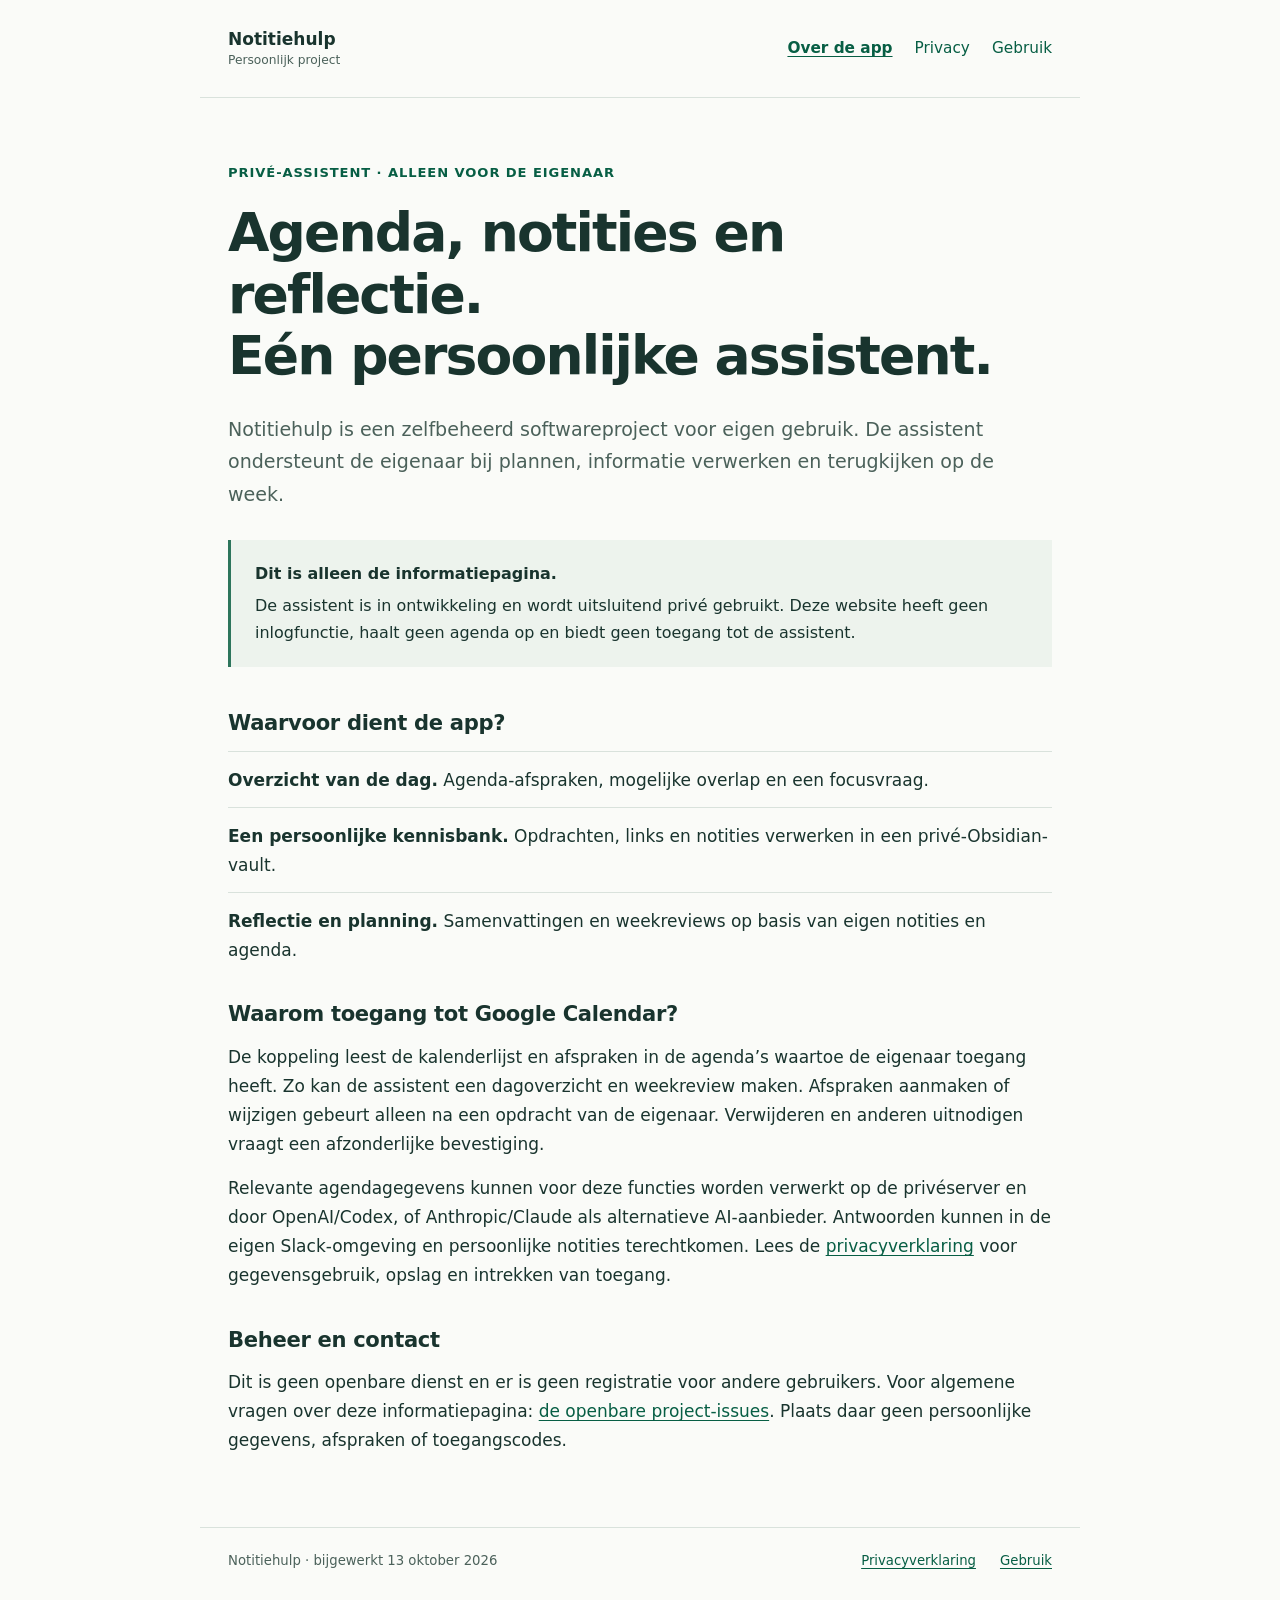
<file: index.html>
<!doctype html>
<html lang="nl">
<head>
  <meta charset="utf-8">
  <meta name="viewport" content="width=device-width, initial-scale=1">
  <meta name="description" content="Informatie over Notitiehulp: een persoonlijke assistent voor agenda, notities en reflectie, uitsluitend voor eigen gebruik.">
  <meta name="robots" content="noindex, nofollow">
  <title>Notitiehulp — persoonlijke assistent</title>
  <link rel="stylesheet" href="style.css">
</head>
<body>
  <a class="skip" href="#inhoud">Naar de inhoud</a>
  <header class="shell"><a class="brand" href="./">Notitiehulp<span>Persoonlijk project</span></a><nav aria-label="Hoofdnavigatie"><a href="./" aria-current="page">Over de app</a><a href="privacy.html">Privacy</a><a href="gebruik.html">Gebruik</a></nav></header>
  <main id="inhoud" class="shell">
    <p class="eyebrow">Privé-assistent · alleen voor de eigenaar</p>
    <h1>Agenda, notities en reflectie.<br>Eén persoonlijke assistent.</h1>
    <p class="lead">Notitiehulp is een zelfbeheerd softwareproject voor eigen gebruik. De assistent ondersteunt de eigenaar bij plannen, informatie verwerken en terugkijken op de week.</p>
    <aside class="notice"><strong>Dit is alleen de informatiepagina.</strong> De assistent is in ontwikkeling en wordt uitsluitend privé gebruikt. Deze website heeft geen inlogfunctie, haalt geen agenda op en biedt geen toegang tot de assistent.</aside>
    <section aria-labelledby="functies"><h2 id="functies">Waarvoor dient de app?</h2>
      <ul class="features"><li><strong>Overzicht van de dag.</strong> Agenda-afspraken, mogelijke overlap en een focusvraag.</li><li><strong>Een persoonlijke kennisbank.</strong> Opdrachten, links en notities verwerken in een privé-Obsidian-vault.</li><li><strong>Reflectie en planning.</strong> Samenvattingen en weekreviews op basis van eigen notities en agenda.</li></ul>
    </section>
    <section aria-labelledby="google"><h2 id="google">Waarom toegang tot Google Calendar?</h2>
      <p>De koppeling leest de kalenderlijst en afspraken in de agenda’s waartoe de eigenaar toegang heeft. Zo kan de assistent een dagoverzicht en weekreview maken. Afspraken aanmaken of wijzigen gebeurt alleen na een opdracht van de eigenaar. Verwijderen en anderen uitnodigen vraagt een afzonderlijke bevestiging.</p>
      <p>Relevante agendagegevens kunnen voor deze functies worden verwerkt op de privéserver en door OpenAI/Codex, of Anthropic/Claude als alternatieve AI-aanbieder. Antwoorden kunnen in de eigen Slack-omgeving en persoonlijke notities terechtkomen. Lees de <a href="privacy.html">privacyverklaring</a> voor gegevensgebruik, opslag en intrekken van toegang.</p>
    </section>
    <section aria-labelledby="contact"><h2 id="contact">Beheer en contact</h2><p>Dit is geen openbare dienst en er is geen registratie voor andere gebruikers. Voor algemene vragen over deze informatiepagina: <a href="https://github.com/Maurits-vdv/app-info/issues">de openbare project-issues</a>. Plaats daar geen persoonlijke gegevens, afspraken of toegangscodes.</p></section>
  </main>
  <footer class="shell"><span>Notitiehulp · bijgewerkt 13 oktober 2026</span><a href="privacy.html">Privacyverklaring</a><a href="gebruik.html">Gebruik</a></footer>
</body>
</html>
</file>
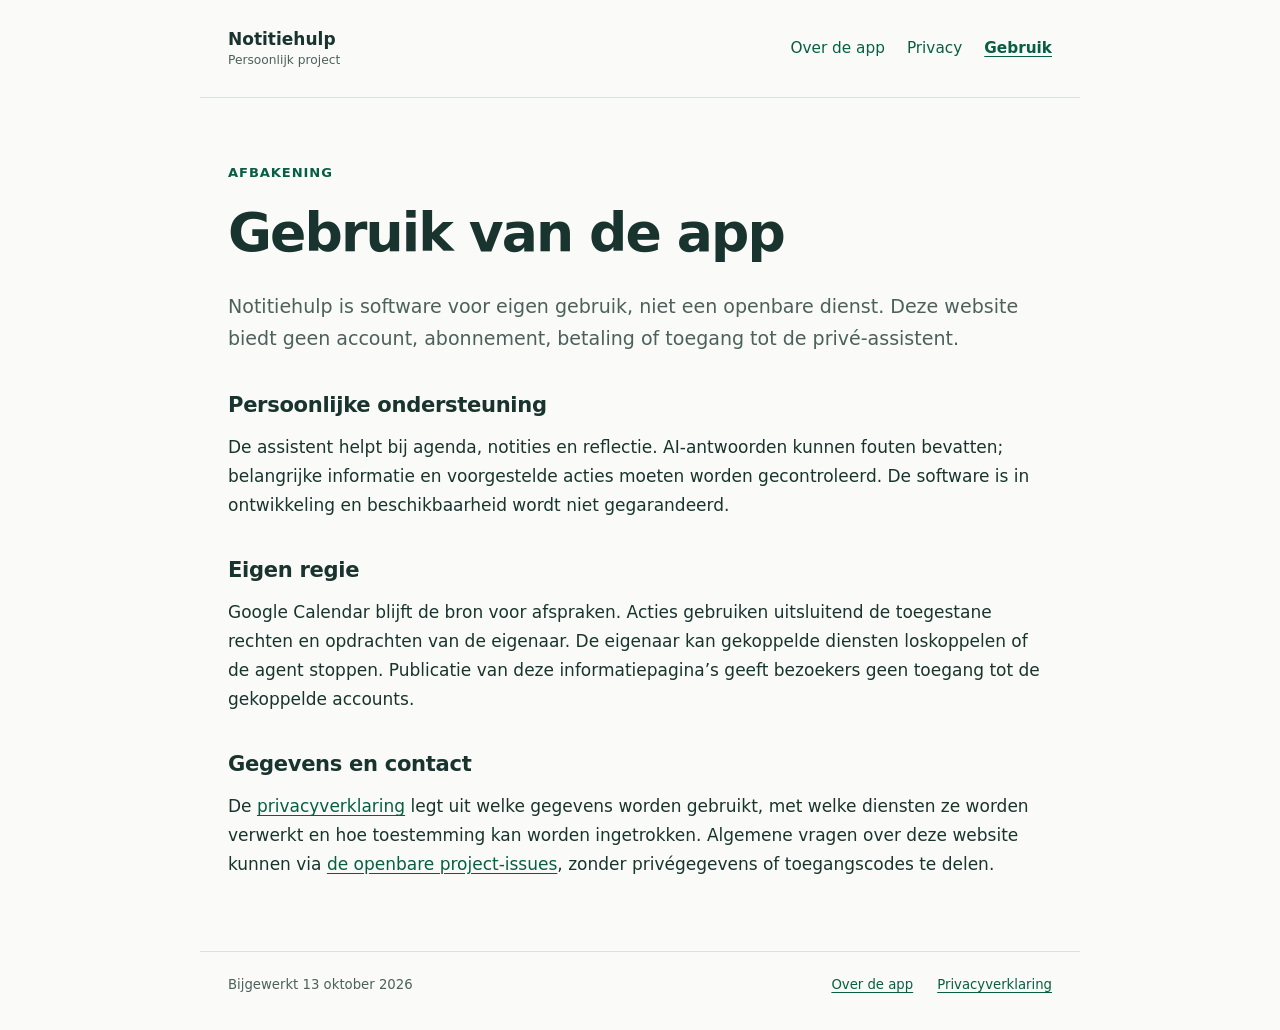
<file: gebruik.html>
<!doctype html>
<html lang="nl">
<head>
  <meta charset="utf-8">
  <meta name="viewport" content="width=device-width, initial-scale=1">
  <meta name="description" content="Gebruiksinformatie over Notitiehulp, een persoonlijke assistent zonder openbare toegang of abonnement.">
  <meta name="robots" content="noindex, nofollow">
  <title>Gebruik — Notitiehulp</title>
  <link rel="stylesheet" href="style.css">
</head>
<body>
  <a class="skip" href="#inhoud">Naar de inhoud</a>
  <header class="shell"><a class="brand" href="./">Notitiehulp<span>Persoonlijk project</span></a><nav aria-label="Hoofdnavigatie"><a href="./">Over de app</a><a href="privacy.html">Privacy</a><a href="gebruik.html" aria-current="page">Gebruik</a></nav></header>
  <main id="inhoud" class="shell prose"><p class="eyebrow">Afbakening</p><h1>Gebruik van de app</h1>
    <p class="lead">Notitiehulp is software voor eigen gebruik, niet een openbare dienst. Deze website biedt geen account, abonnement, betaling of toegang tot de privé-assistent.</p>
    <section><h2>Persoonlijke ondersteuning</h2><p>De assistent helpt bij agenda, notities en reflectie. AI-antwoorden kunnen fouten bevatten; belangrijke informatie en voorgestelde acties moeten worden gecontroleerd. De software is in ontwikkeling en beschikbaarheid wordt niet gegarandeerd.</p></section>
    <section><h2>Eigen regie</h2><p>Google Calendar blijft de bron voor afspraken. Acties gebruiken uitsluitend de toegestane rechten en opdrachten van de eigenaar. De eigenaar kan gekoppelde diensten loskoppelen of de agent stoppen. Publicatie van deze informatiepagina’s geeft bezoekers geen toegang tot de gekoppelde accounts.</p></section>
    <section><h2>Gegevens en contact</h2><p>De <a href="privacy.html">privacyverklaring</a> legt uit welke gegevens worden gebruikt, met welke diensten ze worden verwerkt en hoe toestemming kan worden ingetrokken. Algemene vragen over deze website kunnen via <a href="https://github.com/Maurits-vdv/app-info/issues">de openbare project-issues</a>, zonder privégegevens of toegangscodes te delen.</p></section>
  </main>
  <footer class="shell"><span>Bijgewerkt 13 oktober 2026</span><a href="./">Over de app</a><a href="privacy.html">Privacyverklaring</a></footer>
</body>
</html>
</file>
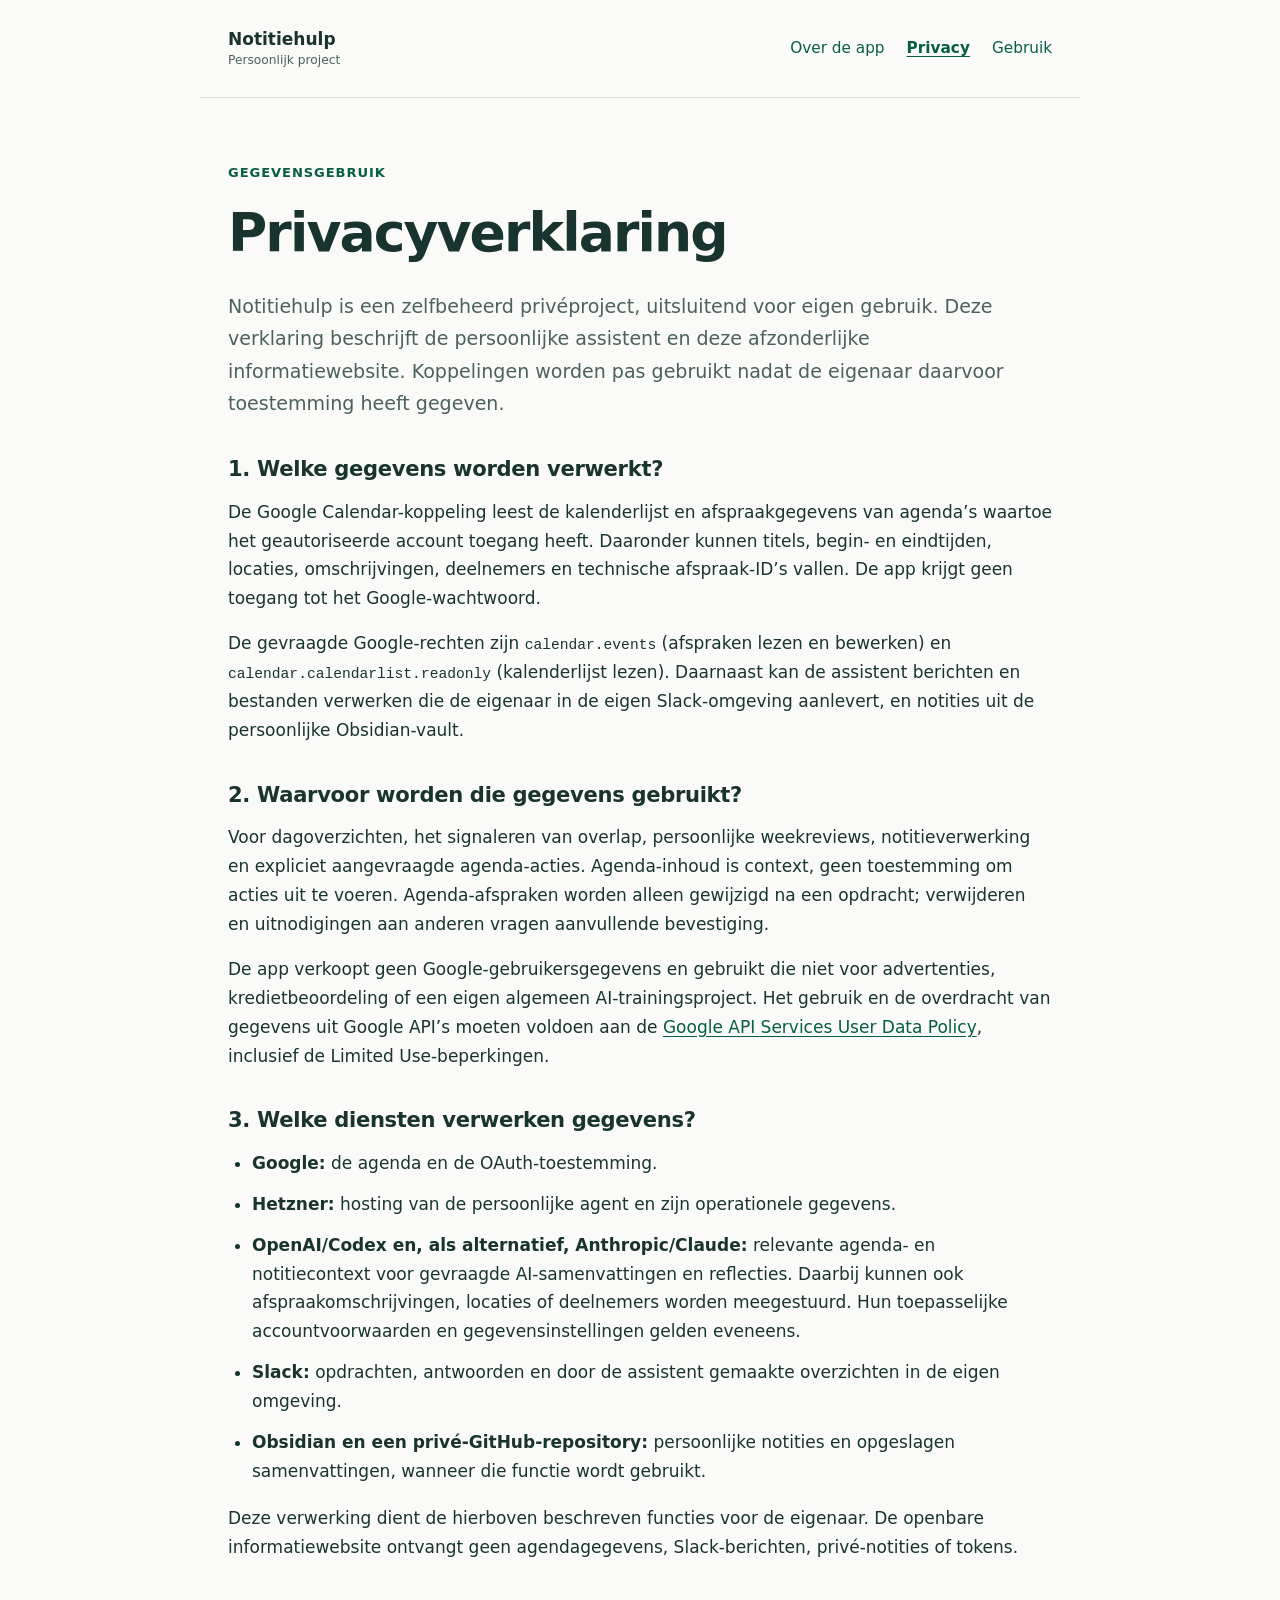
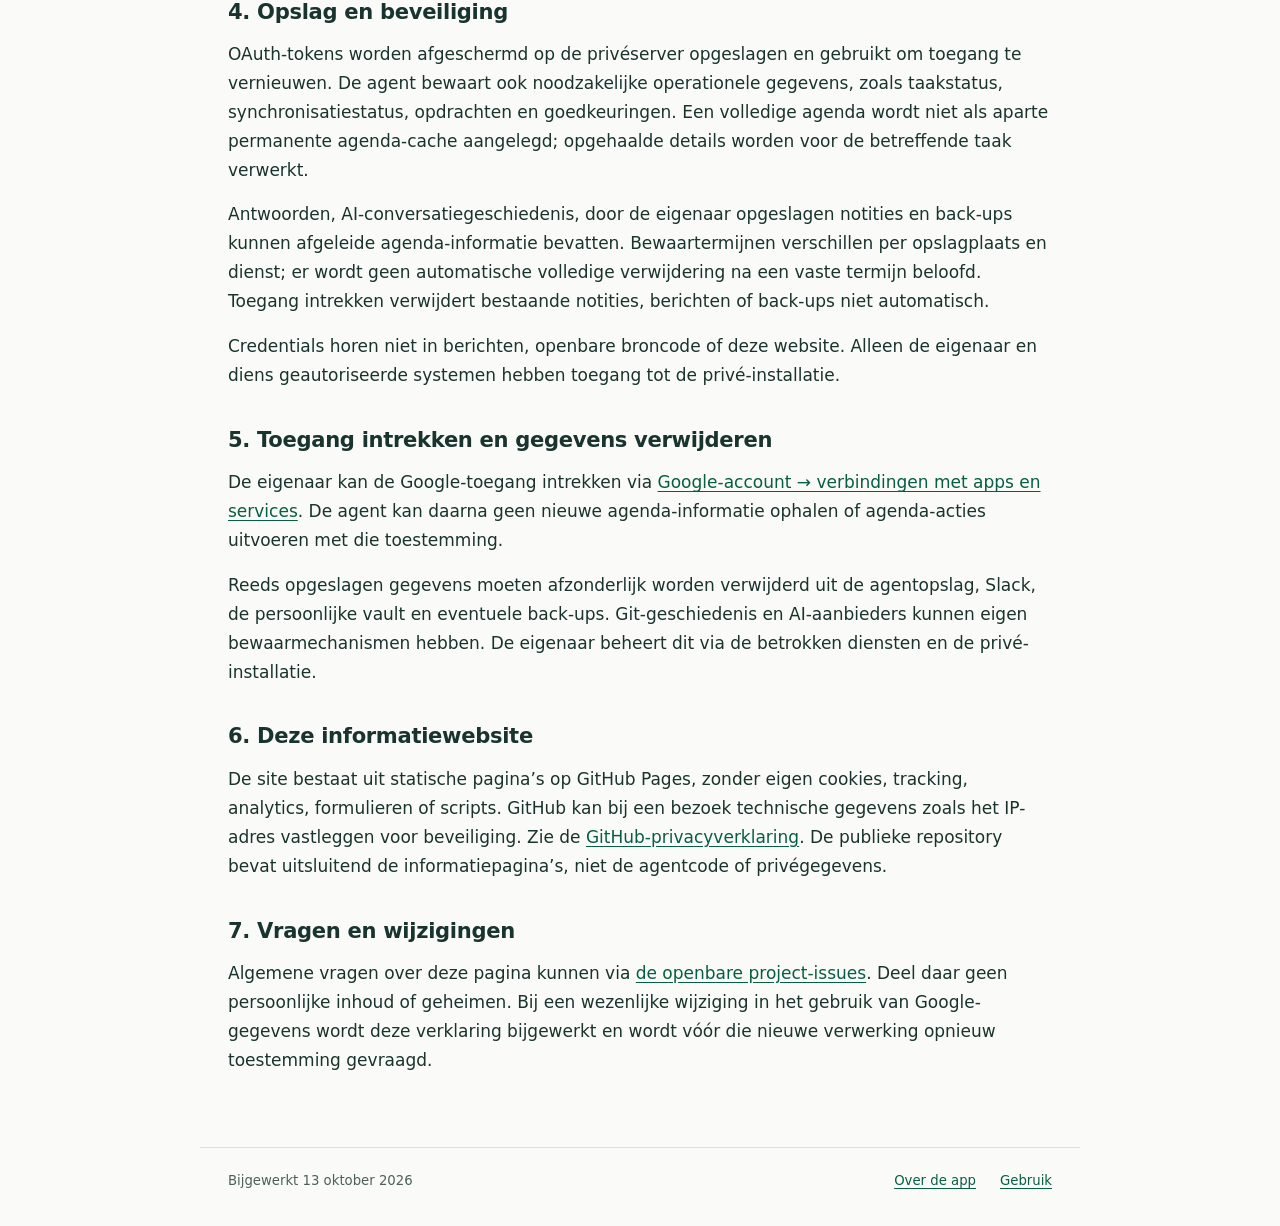
<file: privacy.html>
<!doctype html>
<html lang="nl">
<head>
  <meta charset="utf-8">
  <meta name="viewport" content="width=device-width, initial-scale=1">
  <meta name="description" content="Hoe Notitiehulp omgaat met Google Calendar-gegevens, persoonlijke notities, AI-verwerking en het intrekken van toegang.">
  <meta name="robots" content="noindex, nofollow">
  <title>Privacy — Notitiehulp</title>
  <link rel="stylesheet" href="style.css">
</head>
<body>
  <a class="skip" href="#inhoud">Naar de inhoud</a>
  <header class="shell"><a class="brand" href="./">Notitiehulp<span>Persoonlijk project</span></a><nav aria-label="Hoofdnavigatie"><a href="./">Over de app</a><a href="privacy.html" aria-current="page">Privacy</a><a href="gebruik.html">Gebruik</a></nav></header>
  <main id="inhoud" class="shell prose">
    <p class="eyebrow">Gegevensgebruik</p><h1>Privacyverklaring</h1>
    <p class="lead">Notitiehulp is een zelfbeheerd privéproject, uitsluitend voor eigen gebruik. Deze verklaring beschrijft de persoonlijke assistent en deze afzonderlijke informatiewebsite. Koppelingen worden pas gebruikt nadat de eigenaar daarvoor toestemming heeft gegeven.</p>
    <section><h2>1. Welke gegevens worden verwerkt?</h2>
      <p>De Google Calendar-koppeling leest de kalenderlijst en afspraakgegevens van agenda’s waartoe het geautoriseerde account toegang heeft. Daaronder kunnen titels, begin- en eindtijden, locaties, omschrijvingen, deelnemers en technische afspraak-ID’s vallen. De app krijgt geen toegang tot het Google-wachtwoord.</p>
      <p>De gevraagde Google-rechten zijn <code>calendar.events</code> (afspraken lezen en bewerken) en <code>calendar.calendarlist.readonly</code> (kalenderlijst lezen). Daarnaast kan de assistent berichten en bestanden verwerken die de eigenaar in de eigen Slack-omgeving aanlevert, en notities uit de persoonlijke Obsidian-vault.</p>
    </section>
    <section><h2>2. Waarvoor worden die gegevens gebruikt?</h2>
      <p>Voor dagoverzichten, het signaleren van overlap, persoonlijke weekreviews, notitieverwerking en expliciet aangevraagde agenda-acties. Agenda-inhoud is context, geen toestemming om acties uit te voeren. Agenda-afspraken worden alleen gewijzigd na een opdracht; verwijderen en uitnodigingen aan anderen vragen aanvullende bevestiging.</p>
      <p>De app verkoopt geen Google-gebruikersgegevens en gebruikt die niet voor advertenties, kredietbeoordeling of een eigen algemeen AI-trainingsproject. Het gebruik en de overdracht van gegevens uit Google API’s moeten voldoen aan de <a href="https://developers.google.com/terms/api-services-user-data-policy">Google API Services User Data Policy</a>, inclusief de Limited Use-beperkingen.</p>
    </section>
    <section><h2>3. Welke diensten verwerken gegevens?</h2>
      <ul><li><strong>Google:</strong> de agenda en de OAuth-toestemming.</li><li><strong>Hetzner:</strong> hosting van de persoonlijke agent en zijn operationele gegevens.</li><li><strong>OpenAI/Codex en, als alternatief, Anthropic/Claude:</strong> relevante agenda- en notitiecontext voor gevraagde AI-samenvattingen en reflecties. Daarbij kunnen ook afspraakomschrijvingen, locaties of deelnemers worden meegestuurd. Hun toepasselijke accountvoorwaarden en gegevensinstellingen gelden eveneens.</li><li><strong>Slack:</strong> opdrachten, antwoorden en door de assistent gemaakte overzichten in de eigen omgeving.</li><li><strong>Obsidian en een privé-GitHub-repository:</strong> persoonlijke notities en opgeslagen samenvattingen, wanneer die functie wordt gebruikt.</li></ul>
      <p>Deze verwerking dient de hierboven beschreven functies voor de eigenaar. De openbare informatiewebsite ontvangt geen agendagegevens, Slack-berichten, privé-notities of tokens.</p>
    </section>
    <section><h2>4. Opslag en beveiliging</h2>
      <p>OAuth-tokens worden afgeschermd op de privéserver opgeslagen en gebruikt om toegang te vernieuwen. De agent bewaart ook noodzakelijke operationele gegevens, zoals taakstatus, synchronisatiestatus, opdrachten en goedkeuringen. Een volledige agenda wordt niet als aparte permanente agenda-cache aangelegd; opgehaalde details worden voor de betreffende taak verwerkt.</p>
      <p>Antwoorden, AI-conversatiegeschiedenis, door de eigenaar opgeslagen notities en back-ups kunnen afgeleide agenda-informatie bevatten. Bewaartermijnen verschillen per opslagplaats en dienst; er wordt geen automatische volledige verwijdering na een vaste termijn beloofd. Toegang intrekken verwijdert bestaande notities, berichten of back-ups niet automatisch.</p>
      <p>Credentials horen niet in berichten, openbare broncode of deze website. Alleen de eigenaar en diens geautoriseerde systemen hebben toegang tot de privé-installatie.</p>
    </section>
    <section><h2>5. Toegang intrekken en gegevens verwijderen</h2>
      <p>De eigenaar kan de Google-toegang intrekken via <a href="https://myaccount.google.com/connections">Google-account → verbindingen met apps en services</a>. De agent kan daarna geen nieuwe agenda-informatie ophalen of agenda-acties uitvoeren met die toestemming.</p>
      <p>Reeds opgeslagen gegevens moeten afzonderlijk worden verwijderd uit de agentopslag, Slack, de persoonlijke vault en eventuele back-ups. Git-geschiedenis en AI-aanbieders kunnen eigen bewaarmechanismen hebben. De eigenaar beheert dit via de betrokken diensten en de privé-installatie.</p>
    </section>
    <section><h2>6. Deze informatiewebsite</h2>
      <p>De site bestaat uit statische pagina’s op GitHub Pages, zonder eigen cookies, tracking, analytics, formulieren of scripts. GitHub kan bij een bezoek technische gegevens zoals het IP-adres vastleggen voor beveiliging. Zie de <a href="https://docs.github.com/en/site-policy/privacy-policies/github-general-privacy-statement">GitHub-privacyverklaring</a>. De publieke repository bevat uitsluitend de informatiepagina’s, niet de agentcode of privégegevens.</p>
    </section>
    <section><h2>7. Vragen en wijzigingen</h2><p>Algemene vragen over deze pagina kunnen via <a href="https://github.com/Maurits-vdv/app-info/issues">de openbare project-issues</a>. Deel daar geen persoonlijke inhoud of geheimen. Bij een wezenlijke wijziging in het gebruik van Google-gegevens wordt deze verklaring bijgewerkt en wordt vóór die nieuwe verwerking opnieuw toestemming gevraagd.</p></section>
  </main>
  <footer class="shell"><span>Bijgewerkt 13 oktober 2026</span><a href="./">Over de app</a><a href="gebruik.html">Gebruik</a></footer>
</body>
</html>
</file>
<file: style.css>
:root { color-scheme: light; --ink: #19342e; --muted: #4b615a; --accent: #075e44; --line: #d9e2dc; --paper: #fafbf8; }
* { box-sizing: border-box; }
html { background: var(--paper); color: var(--ink); font-family: ui-sans-serif, system-ui, -apple-system, BlinkMacSystemFont, "Segoe UI", sans-serif; font-size: 17px; line-height: 1.7; }
body { margin: 0; }
a { color: var(--accent); text-underline-offset: .2em; overflow-wrap: anywhere; }
a:hover { text-decoration-thickness: 2px; }
a:focus-visible { outline: 3px solid var(--accent); outline-offset: 5px; border-radius: 2px; }
.shell { max-width: 880px; margin-inline: auto; padding-inline: 28px; }
header { display: flex; justify-content: space-between; align-items: center; gap: 24px; padding-block: 28px; border-bottom: 1px solid var(--line); }
.brand { color: var(--ink); font-weight: 750; text-decoration: none; line-height: 1.4; }
.brand span { display: block; font-size: .72rem; font-weight: 400; color: var(--muted); }
nav { display: flex; gap: 22px; flex-wrap: wrap; font-size: .9rem; }
nav a { text-decoration: none; }
nav a[aria-current="page"] { text-decoration: underline; font-weight: 650; }
main { padding-block: 64px 56px; }
.eyebrow { color: var(--accent); font-size: .77rem; font-weight: 650; letter-spacing: .07em; text-transform: uppercase; margin: 0 0 18px; }
h1 { font-size: clamp(2.1rem, 5.5vw, 3.15rem); line-height: 1.15; letter-spacing: -.035em; margin: 0 0 26px; font-weight: 650; }
h2 { font-size: 1.24rem; line-height: 1.35; letter-spacing: -.015em; margin: 0 0 14px; }
p { margin: 0 0 16px; }
.lead { font-size: 1.12rem; color: var(--muted); }
.notice { margin-block: 30px 42px; padding: 20px 24px; background: #edf3ed; border-left: 3px solid #2d755c; font-size: .94rem; }
.notice strong { display: block; margin-bottom: 5px; }
section { margin-top: 36px; }
ul { padding-left: 24px; margin: 0 0 18px; }
li { margin-bottom: 12px; }
.features { list-style: none; padding: 0; }
.features li { border-top: 1px solid var(--line); padding-top: 14px; }
code { font-size: .86em; overflow-wrap: anywhere; }
footer { display: flex; flex-wrap: wrap; gap: 12px 24px; padding-block: 22px 34px; border-top: 1px solid var(--line); color: var(--muted); font-size: .78rem; }
footer span { margin-right: auto; }
.skip { position: absolute; left: 16px; top: -100px; padding: 10px; background: white; z-index: 1; }
.skip:focus { top: 10px; }
@media (max-width: 560px) { .shell { padding-inline: 20px; } header { align-items: flex-start; flex-direction: column; gap: 18px; padding-block: 20px; } nav { gap: 20px; } main { padding-top: 38px; } .notice { padding: 16px 18px; } footer span { width: 100%; } }
</file>
